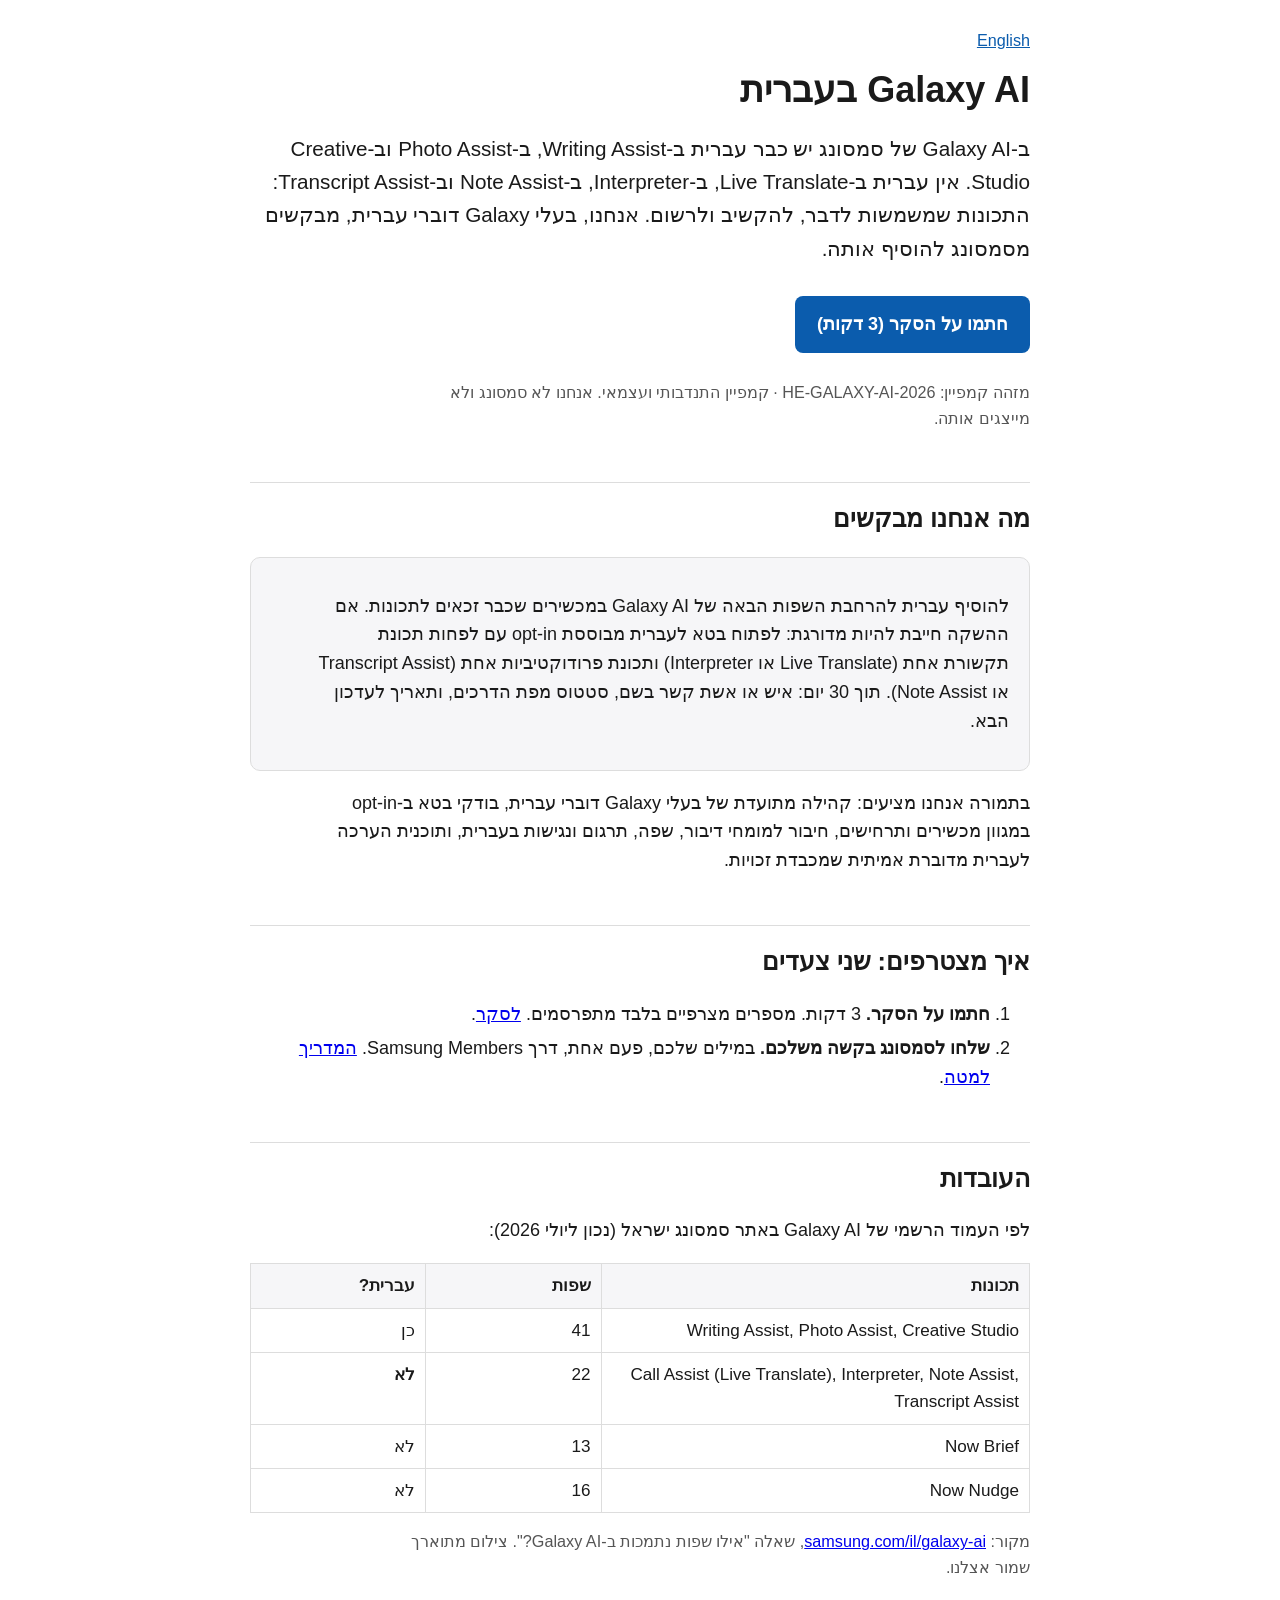
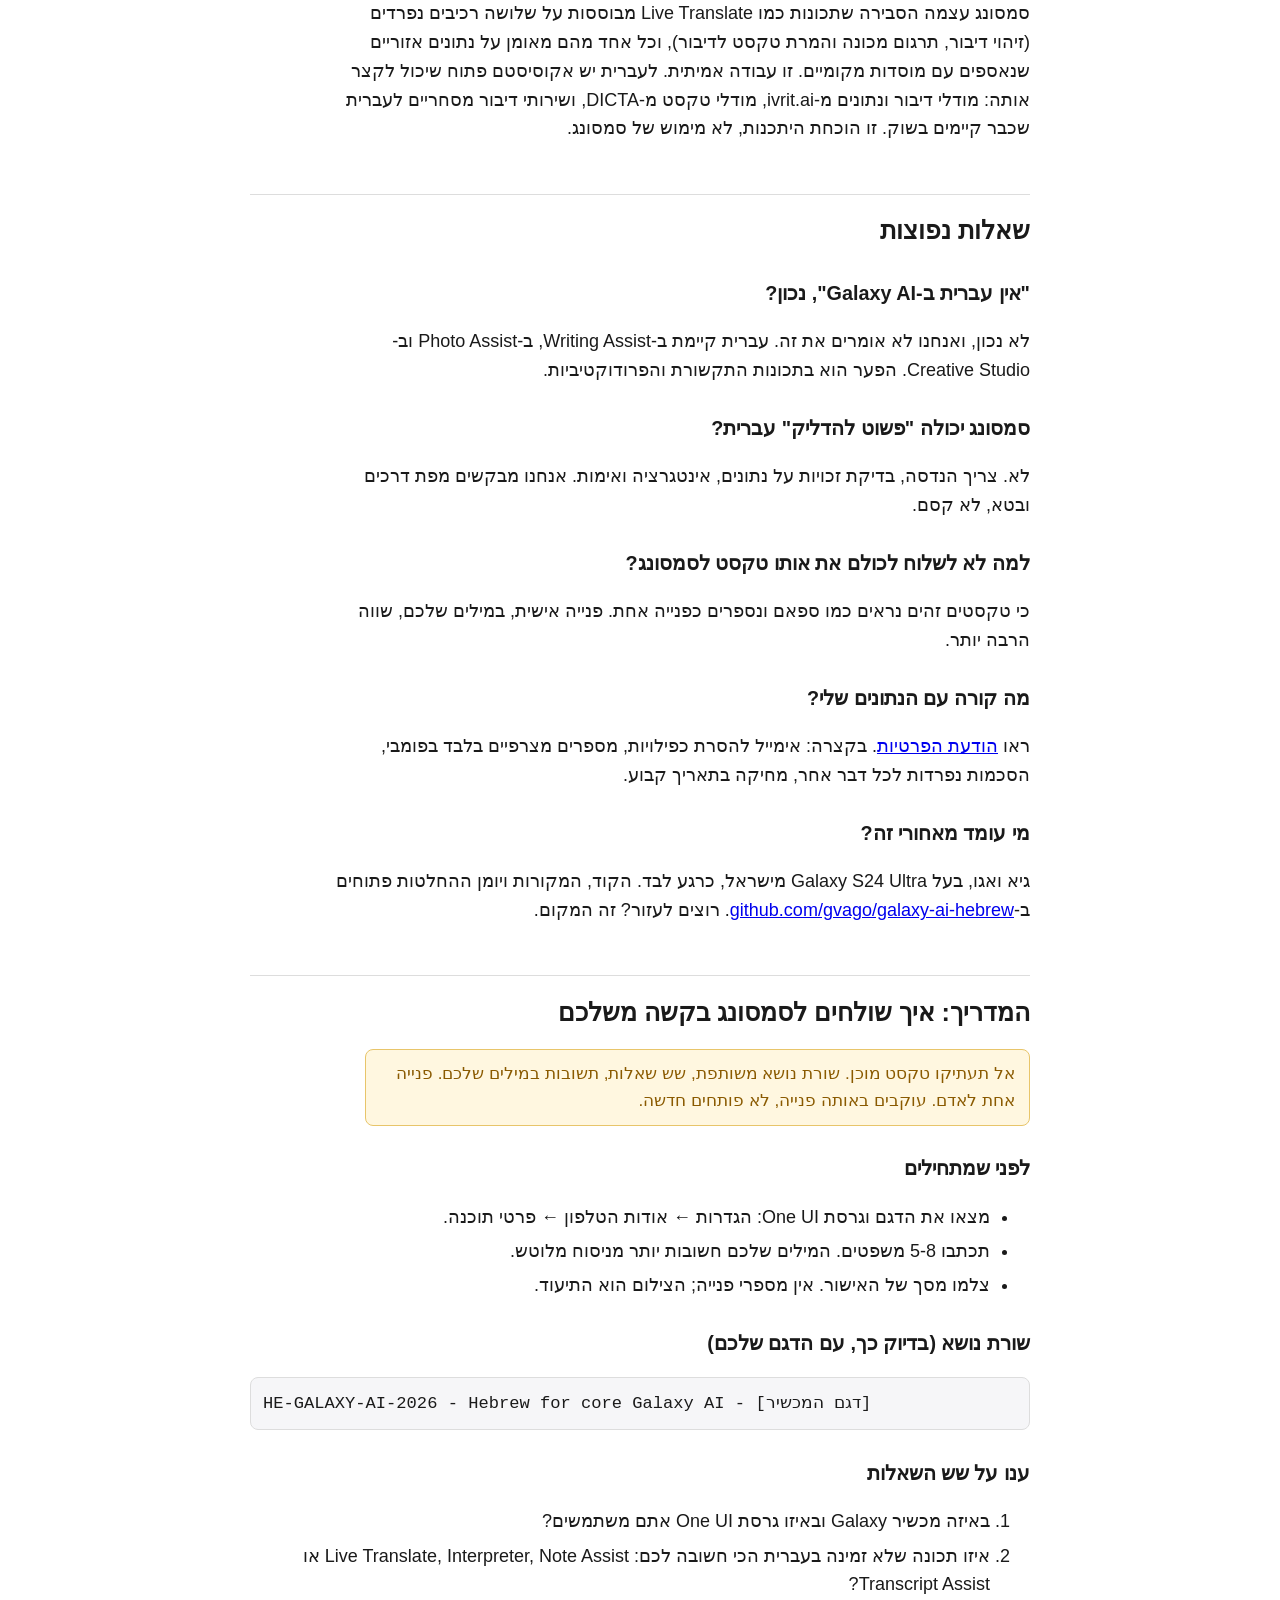
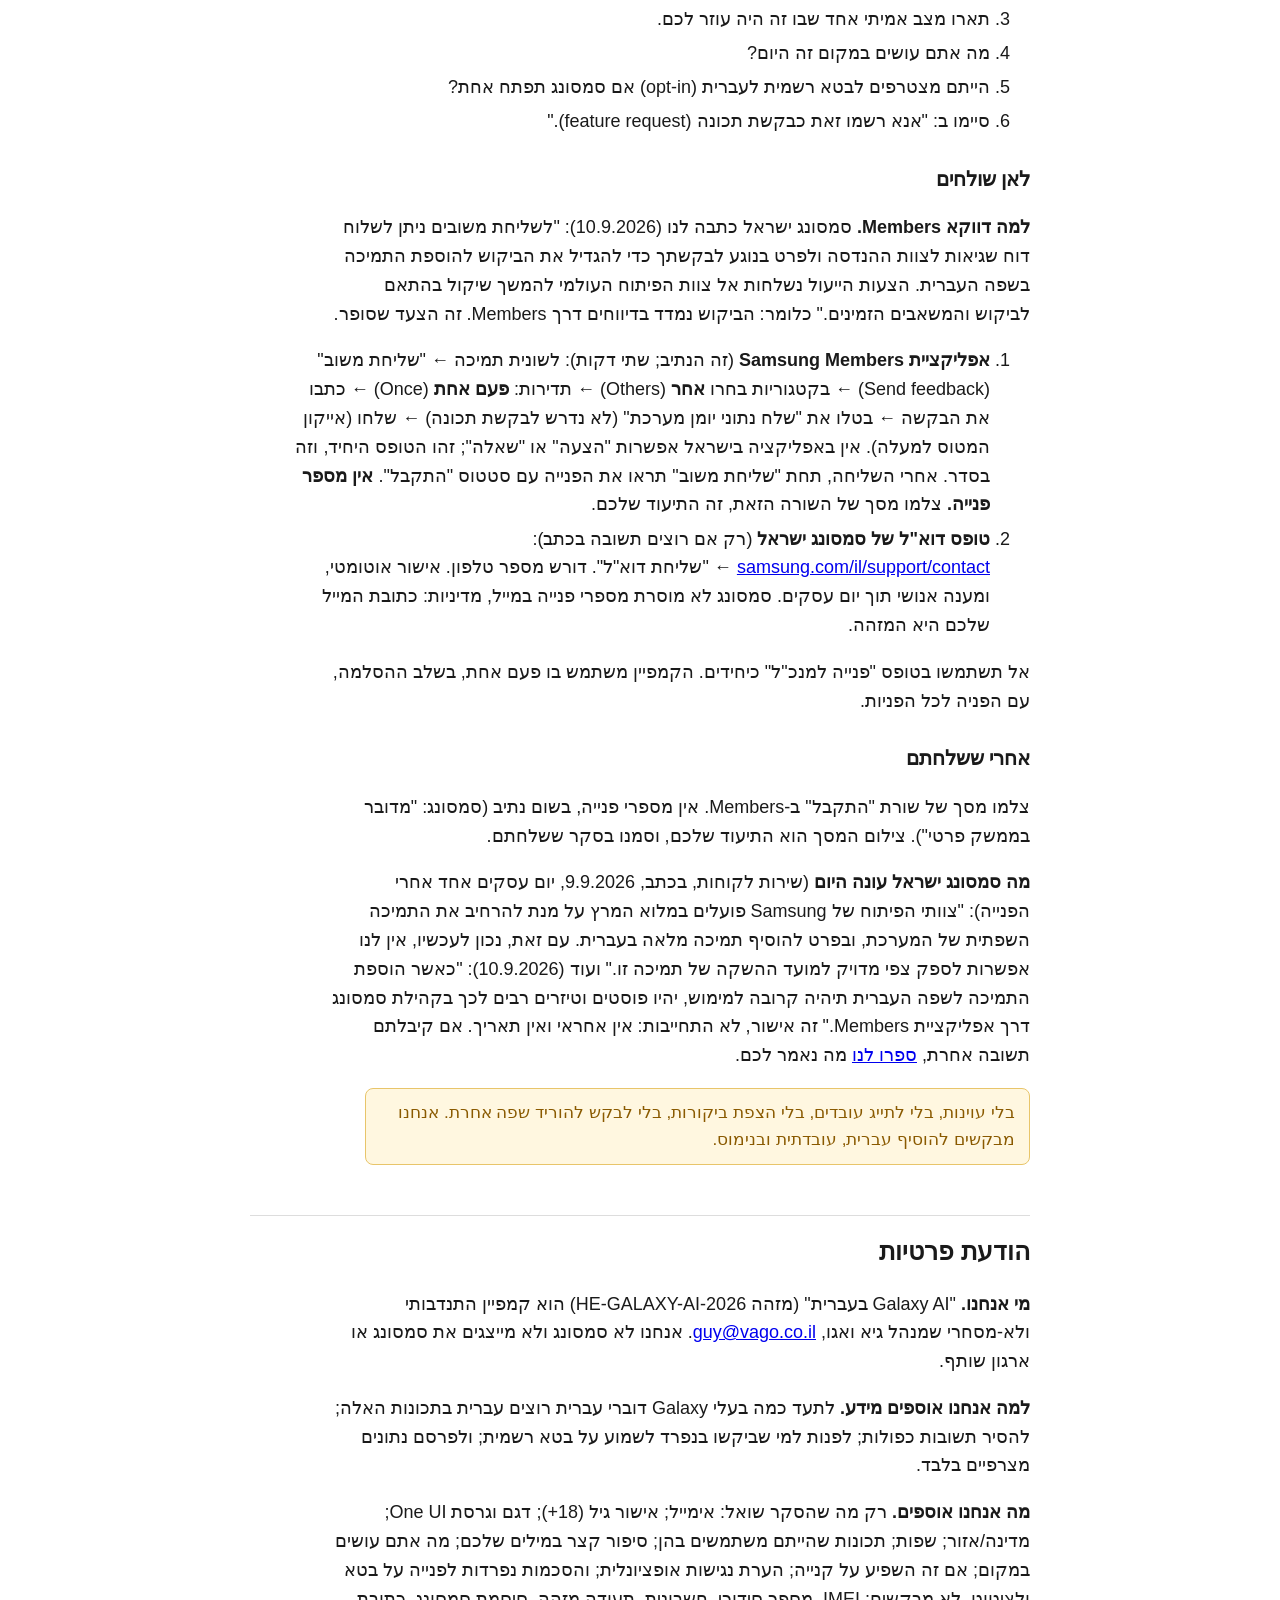
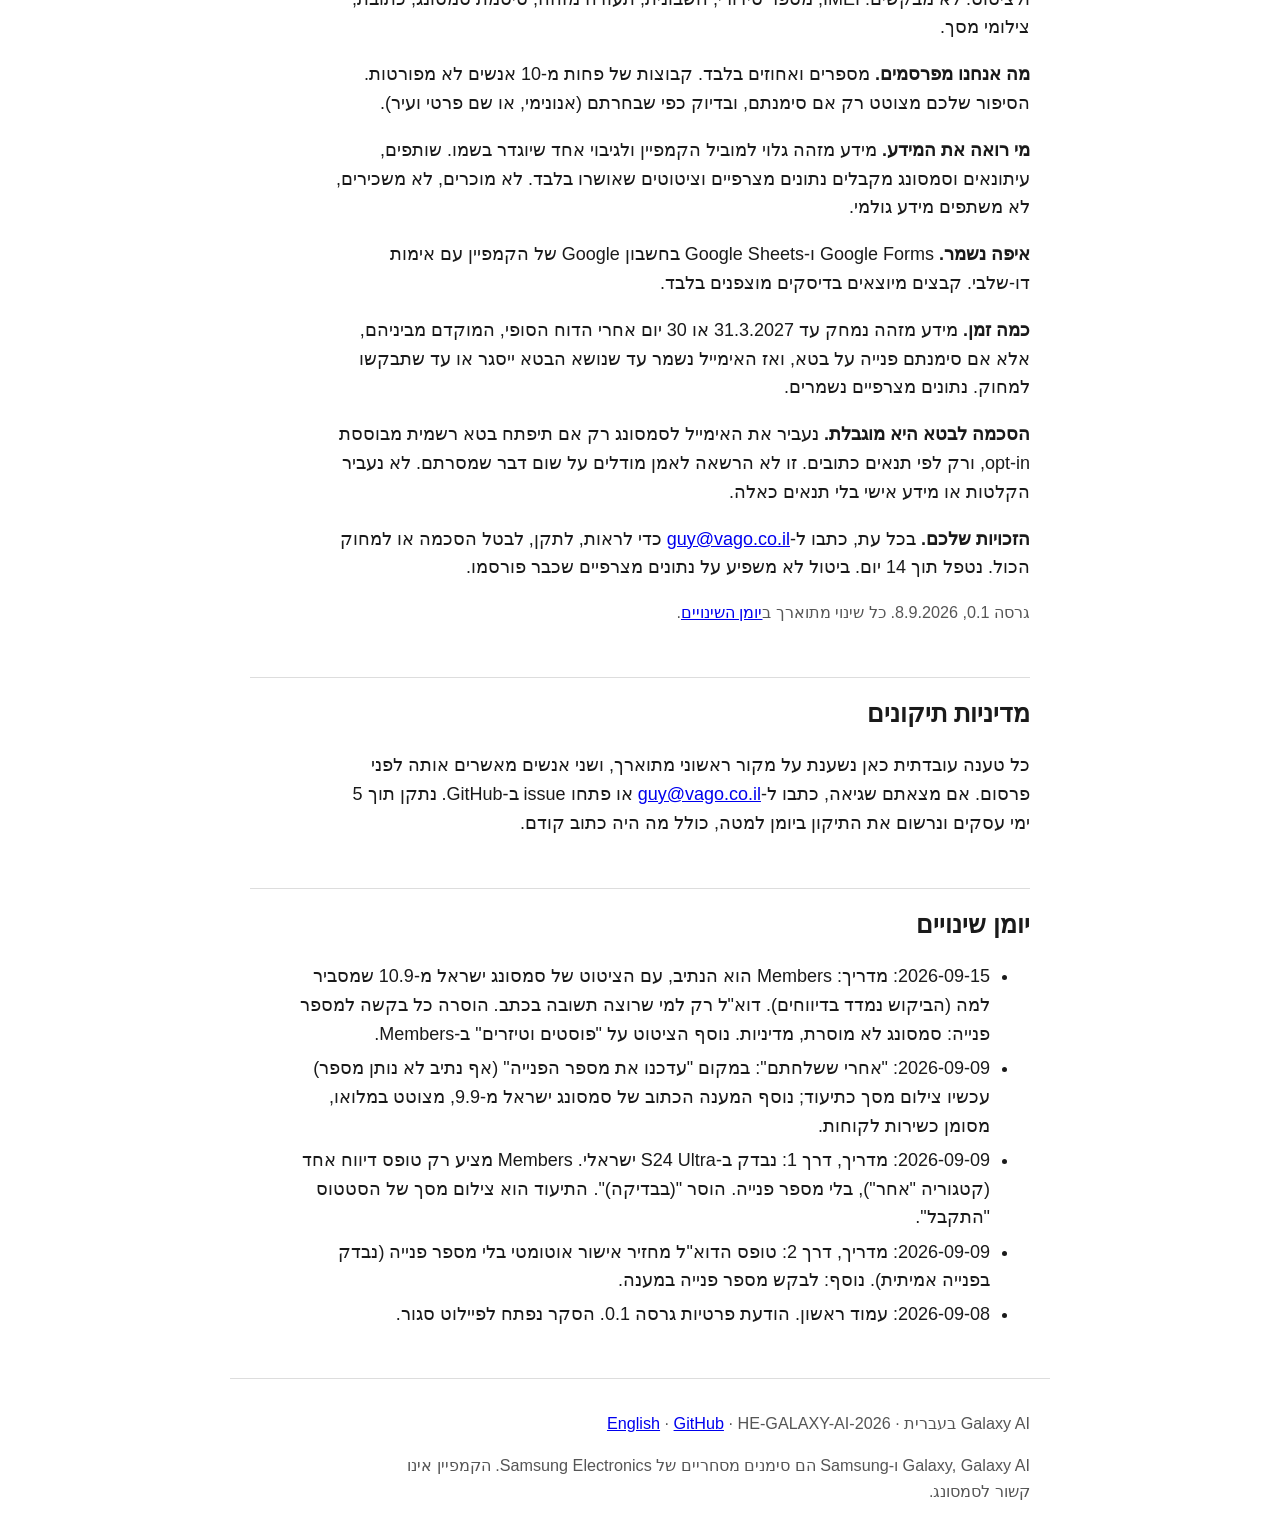
<file: docs/index.html>
<!doctype html>
<html lang="he" dir="rtl">
<head>
<meta charset="utf-8">
<meta name="viewport" content="width=device-width,initial-scale=1">
<title>Galaxy AI בעברית: קמפיין להוספת עברית ל-Live Translate, Interpreter, Note Assist ו-Transcript Assist</title>
<meta name="description" content="עברית כבר קיימת בחלק מ-Galaxy AI, אבל לא בתכונות התקשורת והפרודוקטיביות. בעלי Galaxy דוברי עברית מבקשים מסמסונג מפת דרכים ובטא. הצטרפו.">
<link rel="alternate" hreflang="en" href="en.html">
<meta property="og:image" content="https://gvago.github.io/galaxy-ai-hebrew/social/card-light.png">
<meta property="og:image:width" content="1080">
<meta property="og:image:height" content="1350">
<meta name="twitter:card" content="summary_large_image">
<link rel="stylesheet" href="style.css">
</head>
<body>
<header>
  <div class="lang"><a href="en.html">English</a></div>
  <h1>Galaxy AI בעברית</h1>
  <p class="lead">ב-Galaxy AI של סמסונג יש כבר עברית ב-Writing Assist, ב-Photo Assist וב-Creative Studio. אין עברית ב-Live Translate, ב-Interpreter, ב-Note Assist וב-Transcript Assist: התכונות שמשמשות לדבר, להקשיב ולרשום. אנחנו, בעלי Galaxy דוברי עברית, מבקשים מסמסונג להוסיף אותה.</p>
  <a class="cta" href="https://docs.google.com/forms/d/e/1FAIpQLSexBl4Zqlekk7OboavHR5NT0N_XYD0Qi7pBk_a1gjPKCfKp6g/viewform">חתמו על הסקר (3 דקות)</a>
  <p class="small">מזהה קמפיין: <span class="ltr">HE-GALAXY-AI-2026</span> · קמפיין התנדבותי ועצמאי. אנחנו לא סמסונג ולא מייצגים אותה.</p>
</header>

<main>
<h2 id="ask">מה אנחנו מבקשים</h2>
<div class="card">
<p>להוסיף עברית להרחבת השפות הבאה של Galaxy AI במכשירים שכבר זכאים לתכונות. אם ההשקה חייבת להיות מדורגת: לפתוח בטא לעברית מבוססת opt-in עם לפחות תכונת תקשורת אחת (Live Translate או Interpreter) ותכונת פרודוקטיביות אחת (Transcript Assist או Note Assist). תוך 30 יום: איש או אשת קשר בשם, סטטוס מפת הדרכים, ותאריך לעדכון הבא.</p>
</div>
<p>בתמורה אנחנו מציעים: קהילה מתועדת של בעלי Galaxy דוברי עברית, בודקי בטא ב-opt-in במגוון מכשירים ותרחישים, חיבור למומחי דיבור, שפה, תרגום ונגישות בעברית, ותוכנית הערכה לעברית מדוברת אמיתית שמכבדת זכויות.</p>

<h2 id="how">איך מצטרפים: שני צעדים</h2>
<ol>
  <li><strong>חתמו על הסקר.</strong> 3 דקות. מספרים מצרפיים בלבד מתפרסמים. <a href="https://docs.google.com/forms/d/e/1FAIpQLSexBl4Zqlekk7OboavHR5NT0N_XYD0Qi7pBk_a1gjPKCfKp6g/viewform">לסקר</a>.</li>
  <li><strong>שלחו לסמסונג בקשה משלכם.</strong> במילים שלכם, פעם אחת, דרך Samsung Members. <a href="#guide">המדריך למטה</a>.</li>
</ol>

<h2 id="facts">העובדות</h2>
<p>לפי העמוד הרשמי של Galaxy AI באתר סמסונג ישראל (נכון ליולי 2026):</p>
<table>
<tr><th>תכונות</th><th>שפות</th><th>עברית?</th></tr>
<tr><td>Writing Assist, Photo Assist, Creative Studio</td><td>41</td><td>כן</td></tr>
<tr><td>Call Assist (Live Translate), Interpreter, Note Assist, Transcript Assist</td><td>22</td><td><strong>לא</strong></td></tr>
<tr><td>Now Brief</td><td>13</td><td>לא</td></tr>
<tr><td>Now Nudge</td><td>16</td><td>לא</td></tr>
</table>
<p class="small">מקור: <a class="ltr" href="https://www.samsung.com/il/galaxy-ai/">samsung.com/il/galaxy-ai</a>, שאלה "אילו שפות נתמכות ב-Galaxy AI?". צילום מתוארך שמור אצלנו.</p>
<p>סמסונג עצמה הסבירה שתכונות כמו Live Translate מבוססות על שלושה רכיבים נפרדים (זיהוי דיבור, תרגום מכונה והמרת טקסט לדיבור), וכל אחד מהם מאומן על נתונים אזוריים שנאספים עם מוסדות מקומיים. זו עבודה אמיתית. לעברית יש אקוסיסטם פתוח שיכול לקצר אותה: מודלי דיבור ונתונים מ-ivrit.ai, מודלי טקסט מ-DICTA, ושירותי דיבור מסחריים לעברית שכבר קיימים בשוק. זו הוכחת היתכנות, לא מימוש של סמסונג.</p>

<h2 id="faq">שאלות נפוצות</h2>
<h3>"אין עברית ב-Galaxy AI", נכון?</h3>
<p>לא נכון, ואנחנו לא אומרים את זה. עברית קיימת ב-Writing Assist, ב-Photo Assist וב-Creative Studio. הפער הוא בתכונות התקשורת והפרודוקטיביות.</p>
<h3>סמסונג יכולה "פשוט להדליק" עברית?</h3>
<p>לא. צריך הנדסה, בדיקת זכויות על נתונים, אינטגרציה ואימות. אנחנו מבקשים מפת דרכים ובטא, לא קסם.</p>
<h3>למה לא לשלוח לכולם את אותו טקסט לסמסונג?</h3>
<p>כי טקסטים זהים נראים כמו ספאם ונספרים כפנייה אחת. פנייה אישית, במילים שלכם, שווה הרבה יותר.</p>
<h3>מה קורה עם הנתונים שלי?</h3>
<p>ראו <a href="#privacy">הודעת הפרטיות</a>. בקצרה: אימייל להסרת כפילויות, מספרים מצרפיים בלבד בפומבי, הסכמות נפרדות לכל דבר אחר, מחיקה בתאריך קבוע.</p>
<h3>מי עומד מאחורי זה?</h3>
<p>גיא ואגו, בעל Galaxy S24 Ultra מישראל, כרגע לבד. הקוד, המקורות ויומן ההחלטות פתוחים ב-<a class="ltr" href="https://github.com/gvago/galaxy-ai-hebrew">github.com/gvago/galaxy-ai-hebrew</a>. רוצים לעזור? זה המקום.</p>

<h2 id="guide">המדריך: איך שולחים לסמסונג בקשה משלכם</h2>
<p class="note">אל תעתיקו טקסט מוכן. שורת נושא משותפת, שש שאלות, תשובות במילים שלכם. פנייה אחת לאדם. עוקבים באותה פנייה, לא פותחים חדשה.</p>
<h3>לפני שמתחילים</h3>
<ul>
  <li>מצאו את הדגם וגרסת One UI: הגדרות ← אודות הטלפון ← פרטי תוכנה.</li>
  <li>תכתבו 5-8 משפטים. המילים שלכם חשובות יותר מניסוח מלוטש.</li>
  <li>צלמו מסך של האישור. אין מספרי פנייה; הצילום הוא התיעוד.</li>
</ul>
<h3>שורת נושא (בדיוק כך, עם הדגם שלכם)</h3>
<pre>HE-GALAXY-AI-2026 - Hebrew for core Galaxy AI - [דגם המכשיר]</pre>
<h3>ענו על שש השאלות</h3>
<ol>
  <li>באיזה מכשיר Galaxy ובאיזו גרסת One UI אתם משתמשים?</li>
  <li>איזו תכונה שלא זמינה בעברית הכי חשובה לכם: Live Translate, Interpreter, Note Assist או Transcript Assist?</li>
  <li>תארו מצב אמיתי אחד שבו זה היה עוזר לכם.</li>
  <li>מה אתם עושים במקום זה היום?</li>
  <li>הייתם מצטרפים לבטא רשמית לעברית (opt-in) אם סמסונג תפתח אחת?</li>
  <li>סיימו ב: "אנא רשמו זאת כבקשת תכונה (feature request)."</li>
</ol>
<h3>לאן שולחים</h3>
<p><strong>למה דווקא Members.</strong> סמסונג ישראל כתבה לנו (10.9.2026): "לשליחת משובים ניתן לשלוח דוח שגיאות לצוות ההנדסה ולפרט בנוגע לבקשתך כדי להגדיל את הביקוש להוספת התמיכה בשפה העברית. הצעות הייעול נשלחות אל צוות הפיתוח העולמי להמשך שיקול בהתאם לביקוש והמשאבים הזמינים." כלומר: הביקוש נמדד בדיווחים דרך Members. זה הצעד שסופר.</p>
<ol>
  <li><strong>אפליקציית Samsung Members</strong> (זה הנתיב; שתי דקות): לשונית תמיכה ← "שליחת משוב" (Send feedback) ← בקטגוריות בחרו <strong>אחר</strong> (Others) ← תדירות: <strong>פעם אחת</strong> (Once) ← כתבו את הבקשה ← בטלו את "שלח נתוני יומן מערכת" (לא נדרש לבקשת תכונה) ← שלחו (אייקון המטוס למעלה). אין באפליקציה בישראל אפשרות "הצעה" או "שאלה"; זהו הטופס היחיד, וזה בסדר. אחרי השליחה, תחת "שליחת משוב" תראו את הפנייה עם סטטוס "התקבל". <strong>אין מספר פנייה.</strong> צלמו מסך של השורה הזאת, זה התיעוד שלכם.</li>
  <li><strong>טופס דוא"ל של סמסונג ישראל</strong> (רק אם רוצים תשובה בכתב): <a class="ltr" href="https://www.samsung.com/il/support/contact/">samsung.com/il/support/contact</a> ← "שליחת דוא"ל". דורש מספר טלפון. אישור אוטומטי, ומענה אנושי תוך יום עסקים. סמסונג לא מוסרת מספרי פנייה במייל, מדיניות: כתובת המייל שלכם היא המזהה.</li>
</ol>
<p>אל תשתמשו בטופס "פנייה למנכ"ל" כיחידים. הקמפיין משתמש בו פעם אחת, בשלב ההסלמה, עם הפניה לכל הפניות.</p>
<h3>אחרי ששלחתם</h3>
<p>צלמו מסך של שורת "התקבל" ב-Members. אין מספרי פנייה, בשום נתיב (סמסונג: "מדובר בממשק פרטי"). צילום המסך הוא התיעוד שלכם, וסמנו בסקר ששלחתם.</p>
<p><strong>מה סמסונג ישראל עונה היום</strong> (שירות לקוחות, בכתב, 9.9.2026, יום עסקים אחד אחרי הפנייה): "צוותי הפיתוח של Samsung פועלים במלוא המרץ על מנת להרחיב את התמיכה השפתית של המערכת, ובפרט להוסיף תמיכה מלאה בעברית. עם זאת, נכון לעכשיו, אין לנו אפשרות לספק צפי מדויק למועד ההשקה של תמיכה זו." ועוד (10.9.2026): "כאשר הוספת התמיכה לשפה העברית תיהיה קרובה למימוש, יהיו פוסטים וטיזרים רבים לכך בקהילת סמסונג דרך אפליקציית Members." זה אישור, לא התחייבות: אין אחראי ואין תאריך. אם קיבלתם תשובה אחרת, <a class="ltr" href="mailto:guy@vago.co.il">ספרו לנו</a> מה נאמר לכם.</p>
<p class="note">בלי עוינות, בלי לתייג עובדים, בלי הצפת ביקורות, בלי לבקש להוריד שפה אחרת. אנחנו מבקשים להוסיף עברית, עובדתית ובנימוס.</p>

<h2 id="privacy">הודעת פרטיות</h2>
<p><strong>מי אנחנו.</strong> "Galaxy AI בעברית" (מזהה <span class="ltr">HE-GALAXY-AI-2026</span>) הוא קמפיין התנדבותי ולא-מסחרי שמנהל גיא ואגו, <a class="ltr" href="mailto:guy@vago.co.il">guy@vago.co.il</a>. אנחנו לא סמסונג ולא מייצגים את סמסונג או ארגון שותף.</p>
<p><strong>למה אנחנו אוספים מידע.</strong> לתעד כמה בעלי Galaxy דוברי עברית רוצים עברית בתכונות האלה; להסיר תשובות כפולות; לפנות למי שביקשו בנפרד לשמוע על בטא רשמית; ולפרסם נתונים מצרפיים בלבד.</p>
<p><strong>מה אנחנו אוספים.</strong> רק מה שהסקר שואל: אימייל; אישור גיל (18+); דגם וגרסת One UI; מדינה/אזור; שפות; תכונות שהייתם משתמשים בהן; סיפור קצר במילים שלכם; מה אתם עושים במקום; אם זה השפיע על קנייה; הערת נגישות אופציונלית; והסכמות נפרדות לפנייה על בטא ולציטוט. לא מבקשים: IMEI, מספר סידורי, חשבונית, תעודה מזהה, סיסמת סמסונג, כתובת, צילומי מסך.</p>
<p><strong>מה אנחנו מפרסמים.</strong> מספרים ואחוזים בלבד. קבוצות של פחות מ-10 אנשים לא מפורטות. הסיפור שלכם מצוטט רק אם סימנתם, ובדיוק כפי שבחרתם (אנונימי, או שם פרטי ועיר).</p>
<p><strong>מי רואה את המידע.</strong> מידע מזהה גלוי למוביל הקמפיין ולגיבוי אחד שיוגדר בשמו. שותפים, עיתונאים וסמסונג מקבלים נתונים מצרפיים וציטוטים שאושרו בלבד. לא מוכרים, לא משכירים, לא משתפים מידע גולמי.</p>
<p><strong>איפה נשמר.</strong> Google Forms ו-Google Sheets בחשבון Google של הקמפיין עם אימות דו-שלבי. קבצים מיוצאים בדיסקים מוצפנים בלבד.</p>
<p><strong>כמה זמן.</strong> מידע מזהה נמחק עד 31.3.2027 או 30 יום אחרי הדוח הסופי, המוקדם מביניהם, אלא אם סימנתם פנייה על בטא, ואז האימייל נשמר עד שנושא הבטא ייסגר או עד שתבקשו למחוק. נתונים מצרפיים נשמרים.</p>
<p><strong>הסכמה לבטא היא מוגבלת.</strong> נעביר את האימייל לסמסונג רק אם תיפתח בטא רשמית מבוססת opt-in, ורק לפי תנאים כתובים. זו לא הרשאה לאמן מודלים על שום דבר שמסרתם. לא נעביר הקלטות או מידע אישי בלי תנאים כאלה.</p>
<p><strong>הזכויות שלכם.</strong> בכל עת, כתבו ל-<a class="ltr" href="mailto:guy@vago.co.il">guy@vago.co.il</a> כדי לראות, לתקן, לבטל הסכמה או למחוק הכול. נטפל תוך 14 יום. ביטול לא משפיע על נתונים מצרפיים שכבר פורסמו.</p>
<p class="small">גרסה 0.1, 8.9.2026. כל שינוי מתוארך ב<a href="#changelog">יומן השינויים</a>.</p>

<h2 id="corrections">מדיניות תיקונים</h2>
<p>כל טענה עובדתית כאן נשענת על מקור ראשוני מתוארך, ושני אנשים מאשרים אותה לפני פרסום. אם מצאתם שגיאה, כתבו ל-<a class="ltr" href="mailto:guy@vago.co.il">guy@vago.co.il</a> או פתחו issue ב-GitHub. נתקן תוך 5 ימי עסקים ונרשום את התיקון ביומן למטה, כולל מה היה כתוב קודם.</p>

<h2 id="changelog">יומן שינויים</h2>
<ul>
  <li><span class="ltr">2026-09-15</span>: מדריך: Members הוא הנתיב, עם הציטוט של סמסונג ישראל מ-10.9 שמסביר למה (הביקוש נמדד בדיווחים). דוא"ל רק למי שרוצה תשובה בכתב. הוסרה כל בקשה למספר פנייה: סמסונג לא מוסרת, מדיניות. נוסף הציטוט על "פוסטים וטיזרים" ב-Members.</li>
  <li><span class="ltr">2026-09-09</span>: "אחרי ששלחתם": במקום "עדכנו את מספר הפנייה" (אף נתיב לא נותן מספר) עכשיו צילום מסך כתיעוד; נוסף המענה הכתוב של סמסונג ישראל מ-9.9, מצוטט במלואו, מסומן כשירות לקוחות.</li>
  <li><span class="ltr">2026-09-09</span>: מדריך, דרך 1: נבדק ב-S24 Ultra ישראלי. Members מציע רק טופס דיווח אחד (קטגוריה "אחר"), בלי מספר פנייה. הוסר "(בבדיקה)". התיעוד הוא צילום מסך של הסטטוס "התקבל".</li>
  <li><span class="ltr">2026-09-09</span>: מדריך, דרך 2: טופס הדוא"ל מחזיר אישור אוטומטי בלי מספר פנייה (נבדק בפנייה אמיתית). נוסף: לבקש מספר פנייה במענה.</li>
  <li><span class="ltr">2026-09-08</span>: עמוד ראשון. הודעת פרטיות גרסה 0.1. הסקר נפתח לפיילוט סגור.</li>
</ul>
</main>

<footer>
  <p>Galaxy AI בעברית · <span class="ltr">HE-GALAXY-AI-2026</span> · <a class="ltr" href="https://github.com/gvago/galaxy-ai-hebrew">GitHub</a> · <a href="en.html">English</a></p>
  <p>Galaxy, Galaxy AI ו-Samsung הם סימנים מסחריים של Samsung Electronics. הקמפיין אינו קשור לסמסונג.</p>
</footer>
</body>
</html>
</file>
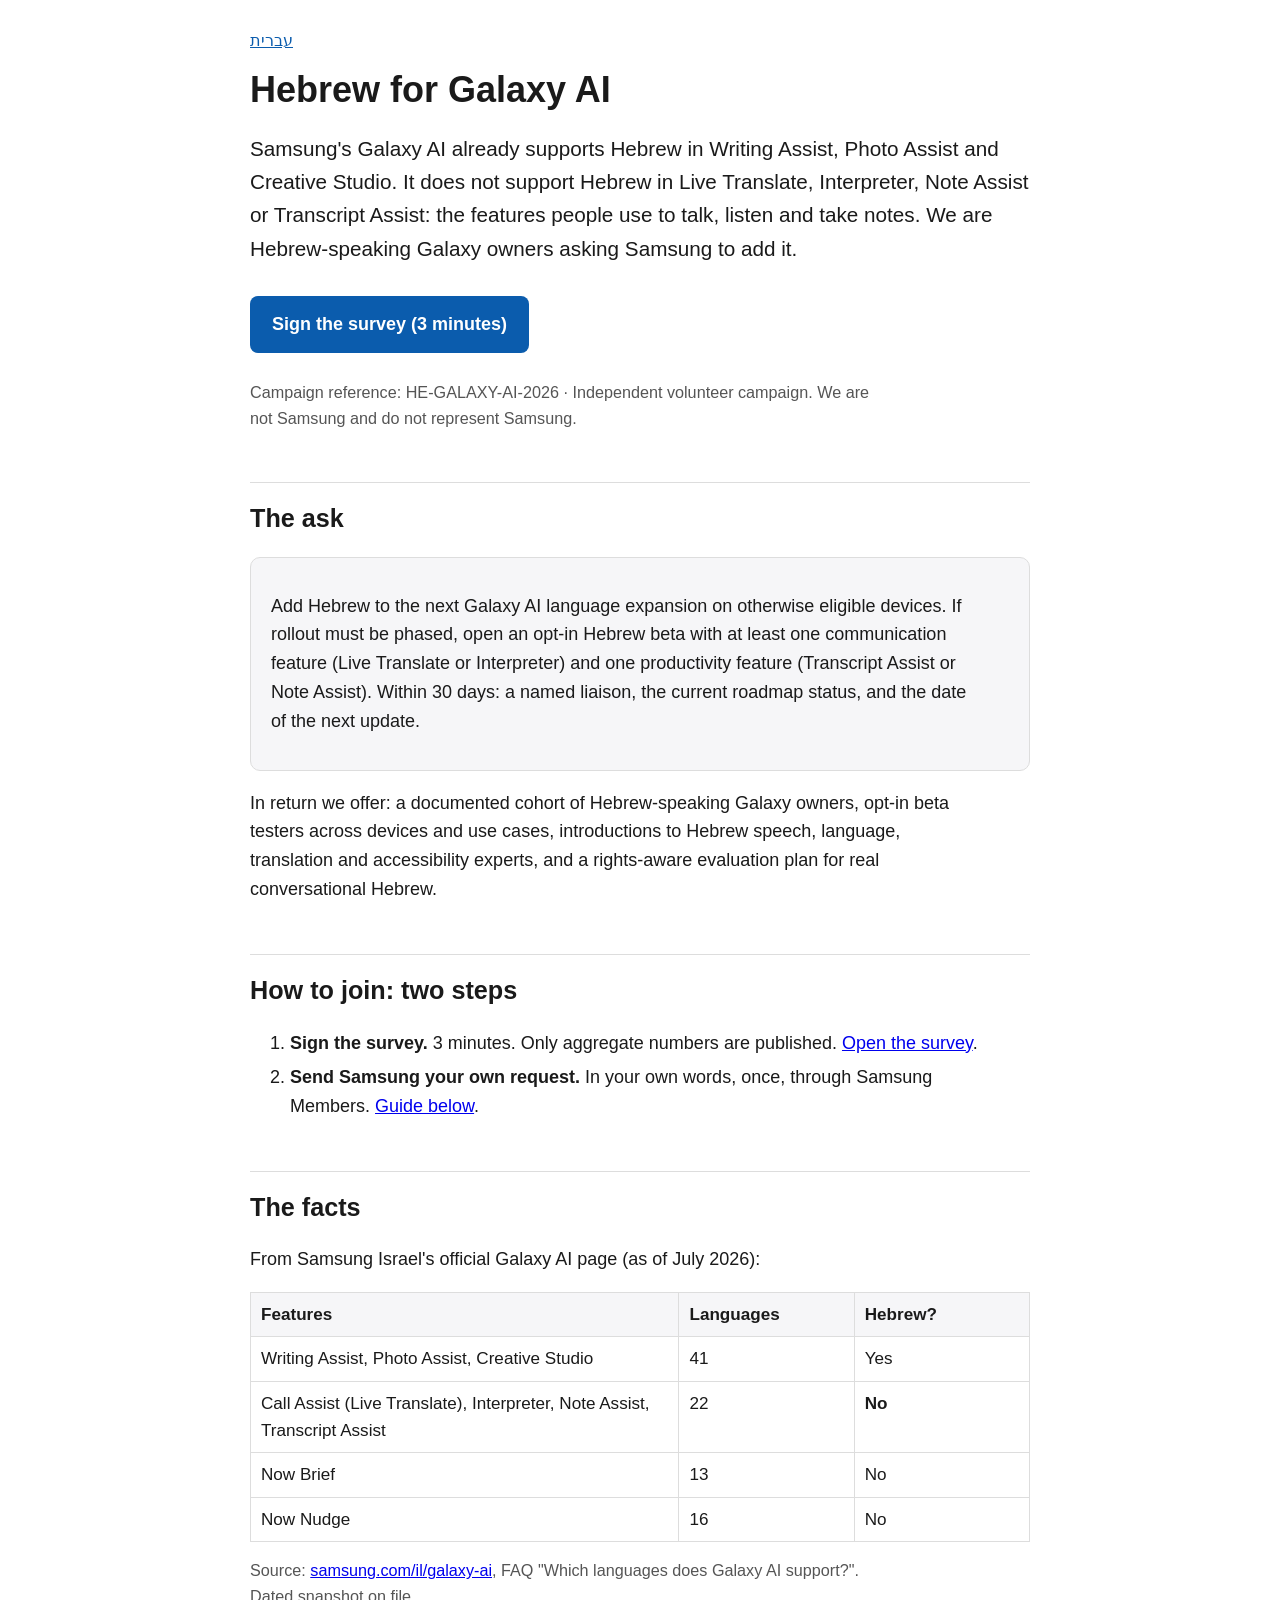
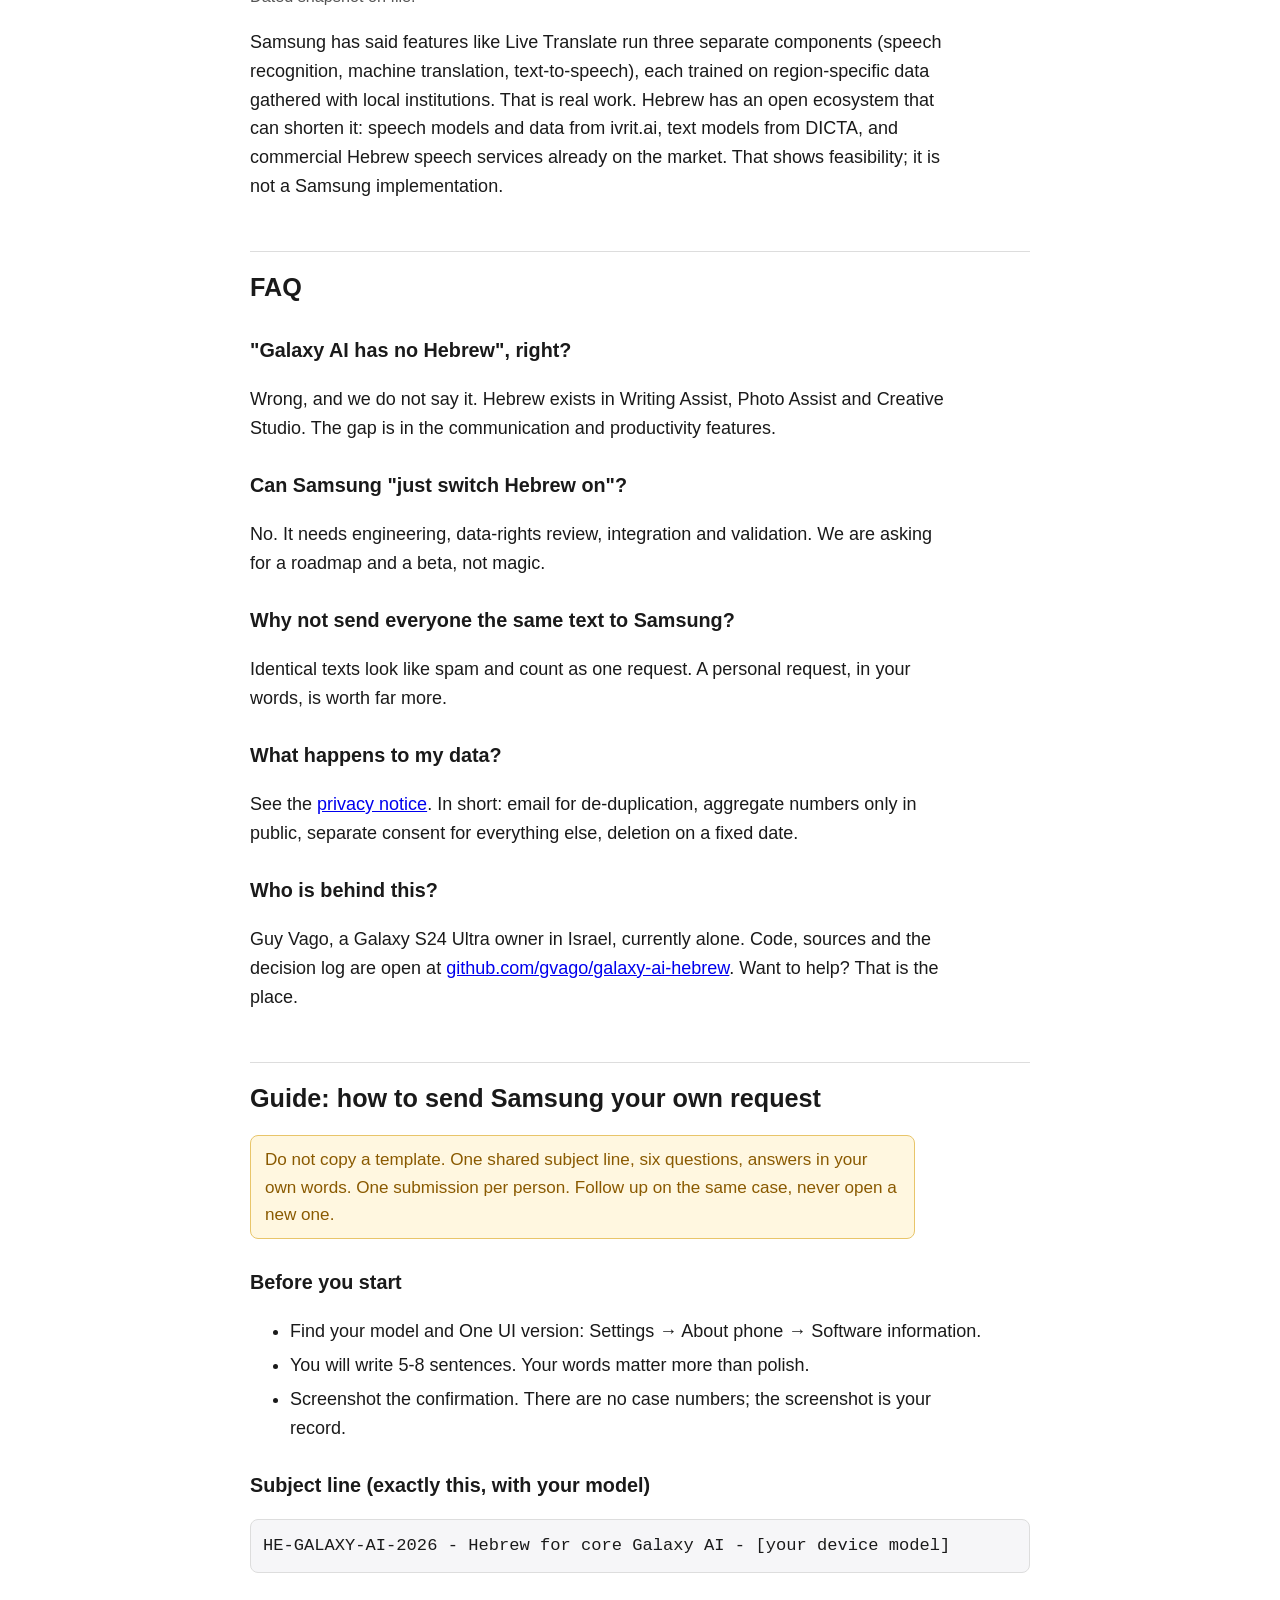
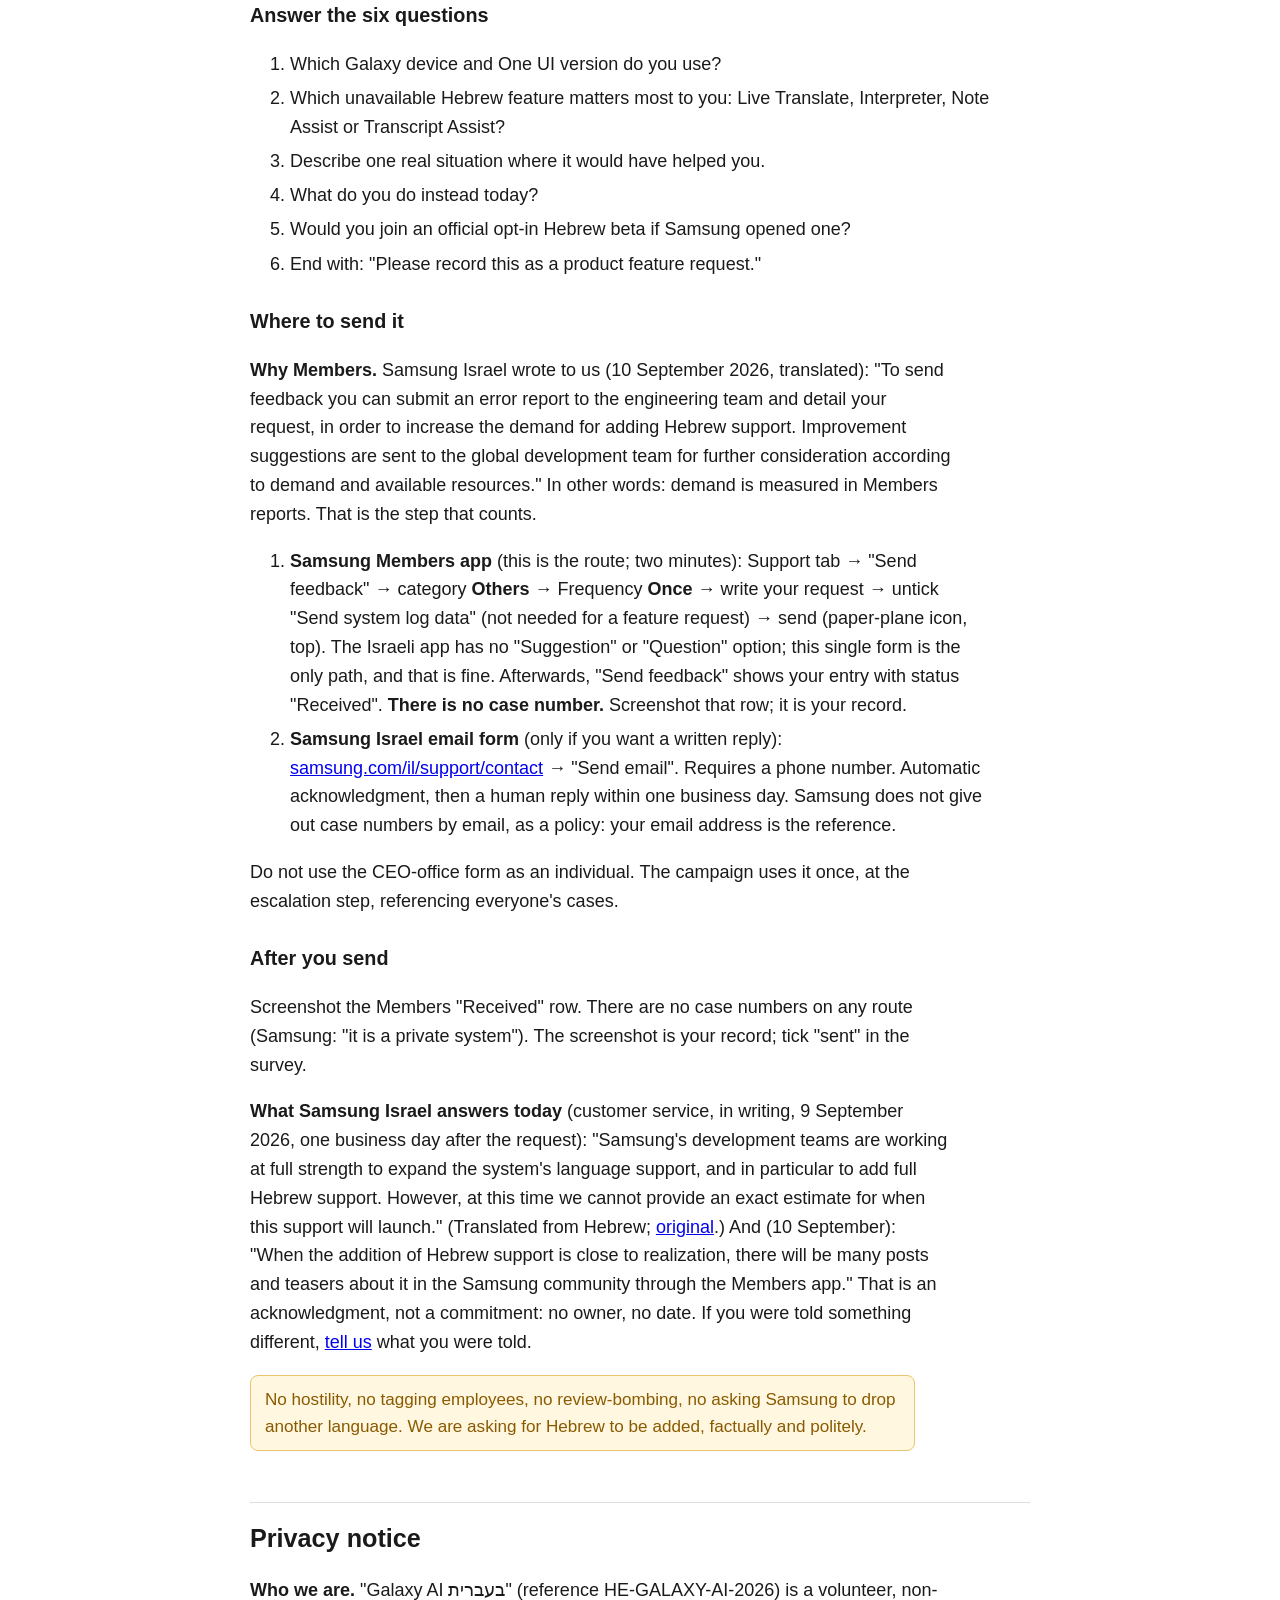
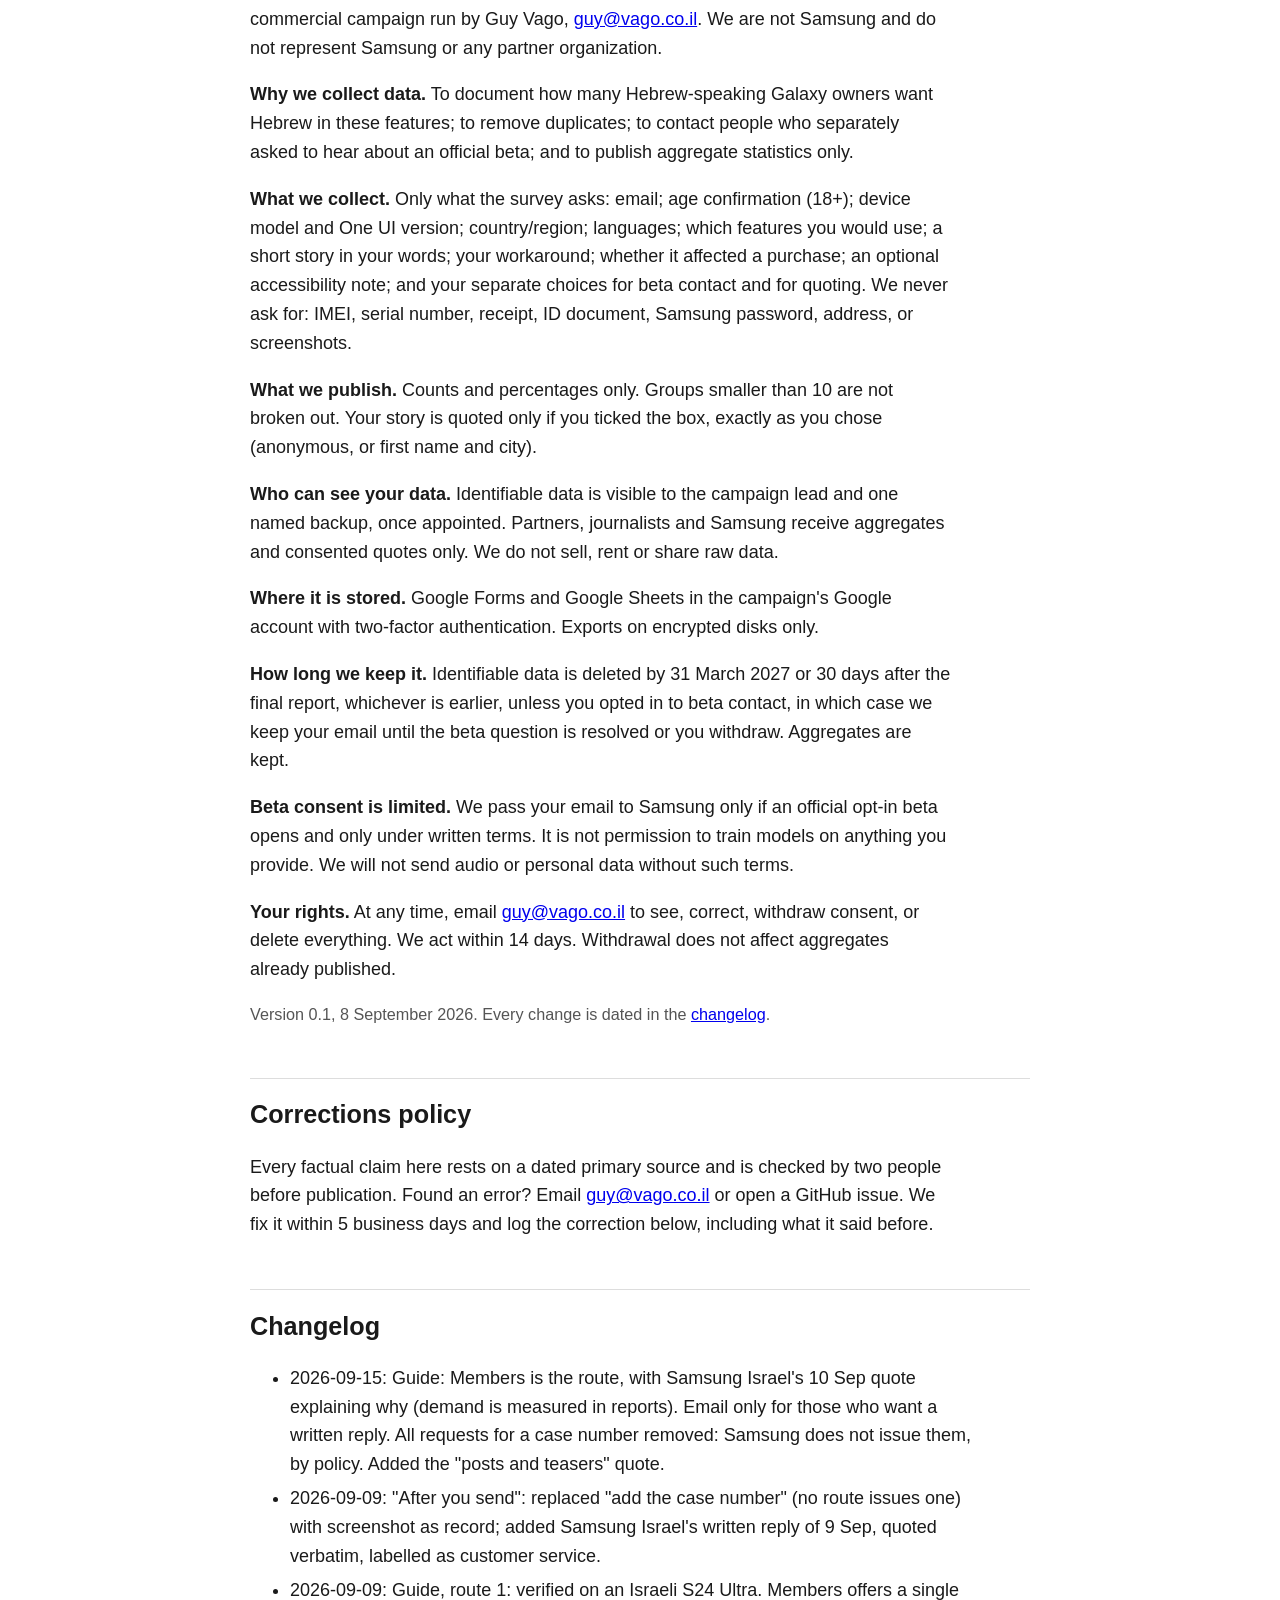
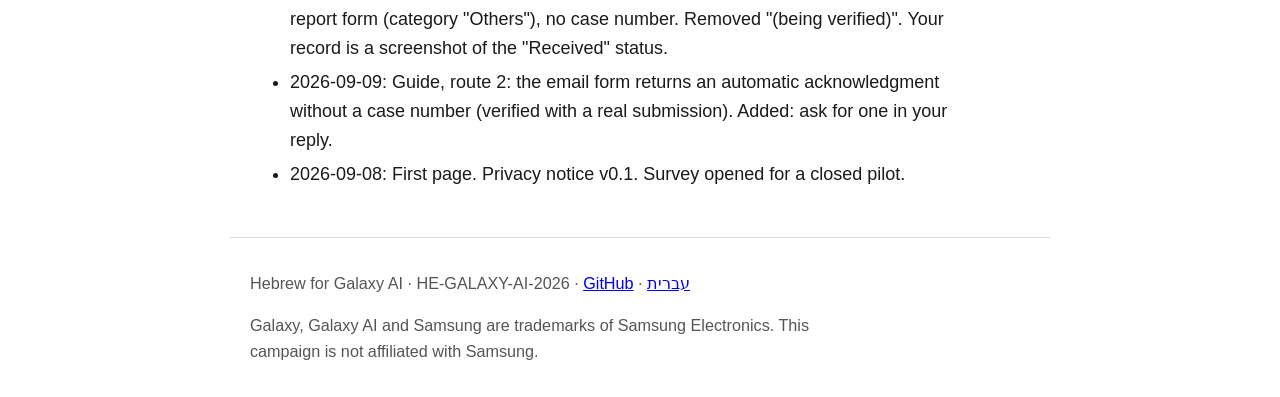
<file: docs/en.html>
<!doctype html>
<html lang="en" dir="ltr">
<head>
<meta charset="utf-8">
<meta name="viewport" content="width=device-width,initial-scale=1">
<title>Hebrew for Galaxy AI: campaign to add Hebrew to Live Translate, Interpreter, Note Assist and Transcript Assist</title>
<meta name="description" content="Hebrew already exists in part of Galaxy AI but is missing from the communication and productivity features. Hebrew-speaking Galaxy owners are asking Samsung for a roadmap and an opt-in beta.">
<link rel="alternate" hreflang="he" href="index.html">
<meta property="og:image" content="https://gvago.github.io/galaxy-ai-hebrew/social/card-light.png">
<meta property="og:image:width" content="1080">
<meta property="og:image:height" content="1350">
<meta name="twitter:card" content="summary_large_image">
<link rel="stylesheet" href="style.css">
</head>
<body>
<header>
  <div class="lang"><a href="index.html">עברית</a></div>
  <h1>Hebrew for Galaxy AI</h1>
  <p class="lead">Samsung's Galaxy AI already supports Hebrew in Writing Assist, Photo Assist and Creative Studio. It does not support Hebrew in Live Translate, Interpreter, Note Assist or Transcript Assist: the features people use to talk, listen and take notes. We are Hebrew-speaking Galaxy owners asking Samsung to add it.</p>
  <a class="cta" href="https://docs.google.com/forms/d/e/1FAIpQLSexBl4Zqlekk7OboavHR5NT0N_XYD0Qi7pBk_a1gjPKCfKp6g/viewform">Sign the survey (3 minutes)</a>
  <p class="small">Campaign reference: HE-GALAXY-AI-2026 · Independent volunteer campaign. We are not Samsung and do not represent Samsung.</p>
</header>

<main>
<h2 id="ask">The ask</h2>
<div class="card">
<p>Add Hebrew to the next Galaxy AI language expansion on otherwise eligible devices. If rollout must be phased, open an opt-in Hebrew beta with at least one communication feature (Live Translate or Interpreter) and one productivity feature (Transcript Assist or Note Assist). Within 30 days: a named liaison, the current roadmap status, and the date of the next update.</p>
</div>
<p>In return we offer: a documented cohort of Hebrew-speaking Galaxy owners, opt-in beta testers across devices and use cases, introductions to Hebrew speech, language, translation and accessibility experts, and a rights-aware evaluation plan for real conversational Hebrew.</p>

<h2 id="how">How to join: two steps</h2>
<ol>
  <li><strong>Sign the survey.</strong> 3 minutes. Only aggregate numbers are published. <a href="https://docs.google.com/forms/d/e/1FAIpQLSexBl4Zqlekk7OboavHR5NT0N_XYD0Qi7pBk_a1gjPKCfKp6g/viewform">Open the survey</a>.</li>
  <li><strong>Send Samsung your own request.</strong> In your own words, once, through Samsung Members. <a href="#guide">Guide below</a>.</li>
</ol>

<h2 id="facts">The facts</h2>
<p>From Samsung Israel's official Galaxy AI page (as of July 2026):</p>
<table>
<tr><th>Features</th><th>Languages</th><th>Hebrew?</th></tr>
<tr><td>Writing Assist, Photo Assist, Creative Studio</td><td>41</td><td>Yes</td></tr>
<tr><td>Call Assist (Live Translate), Interpreter, Note Assist, Transcript Assist</td><td>22</td><td><strong>No</strong></td></tr>
<tr><td>Now Brief</td><td>13</td><td>No</td></tr>
<tr><td>Now Nudge</td><td>16</td><td>No</td></tr>
</table>
<p class="small">Source: <a href="https://www.samsung.com/il/galaxy-ai/">samsung.com/il/galaxy-ai</a>, FAQ "Which languages does Galaxy AI support?". Dated snapshot on file.</p>
<p>Samsung has said features like Live Translate run three separate components (speech recognition, machine translation, text-to-speech), each trained on region-specific data gathered with local institutions. That is real work. Hebrew has an open ecosystem that can shorten it: speech models and data from ivrit.ai, text models from DICTA, and commercial Hebrew speech services already on the market. That shows feasibility; it is not a Samsung implementation.</p>

<h2 id="faq">FAQ</h2>
<h3>"Galaxy AI has no Hebrew", right?</h3>
<p>Wrong, and we do not say it. Hebrew exists in Writing Assist, Photo Assist and Creative Studio. The gap is in the communication and productivity features.</p>
<h3>Can Samsung "just switch Hebrew on"?</h3>
<p>No. It needs engineering, data-rights review, integration and validation. We are asking for a roadmap and a beta, not magic.</p>
<h3>Why not send everyone the same text to Samsung?</h3>
<p>Identical texts look like spam and count as one request. A personal request, in your words, is worth far more.</p>
<h3>What happens to my data?</h3>
<p>See the <a href="#privacy">privacy notice</a>. In short: email for de-duplication, aggregate numbers only in public, separate consent for everything else, deletion on a fixed date.</p>
<h3>Who is behind this?</h3>
<p>Guy Vago, a Galaxy S24 Ultra owner in Israel, currently alone. Code, sources and the decision log are open at <a href="https://github.com/gvago/galaxy-ai-hebrew">github.com/gvago/galaxy-ai-hebrew</a>. Want to help? That is the place.</p>

<h2 id="guide">Guide: how to send Samsung your own request</h2>
<p class="note">Do not copy a template. One shared subject line, six questions, answers in your own words. One submission per person. Follow up on the same case, never open a new one.</p>
<h3>Before you start</h3>
<ul>
  <li>Find your model and One UI version: Settings → About phone → Software information.</li>
  <li>You will write 5-8 sentences. Your words matter more than polish.</li>
  <li>Screenshot the confirmation. There are no case numbers; the screenshot is your record.</li>
</ul>
<h3>Subject line (exactly this, with your model)</h3>
<pre>HE-GALAXY-AI-2026 - Hebrew for core Galaxy AI - [your device model]</pre>
<h3>Answer the six questions</h3>
<ol>
  <li>Which Galaxy device and One UI version do you use?</li>
  <li>Which unavailable Hebrew feature matters most to you: Live Translate, Interpreter, Note Assist or Transcript Assist?</li>
  <li>Describe one real situation where it would have helped you.</li>
  <li>What do you do instead today?</li>
  <li>Would you join an official opt-in Hebrew beta if Samsung opened one?</li>
  <li>End with: "Please record this as a product feature request."</li>
</ol>
<h3>Where to send it</h3>
<p><strong>Why Members.</strong> Samsung Israel wrote to us (10 September 2026, translated): "To send feedback you can submit an error report to the engineering team and detail your request, in order to increase the demand for adding Hebrew support. Improvement suggestions are sent to the global development team for further consideration according to demand and available resources." In other words: demand is measured in Members reports. That is the step that counts.</p>
<ol>
  <li><strong>Samsung Members app</strong> (this is the route; two minutes): Support tab → "Send feedback" → category <strong>Others</strong> → Frequency <strong>Once</strong> → write your request → untick "Send system log data" (not needed for a feature request) → send (paper-plane icon, top). The Israeli app has no "Suggestion" or "Question" option; this single form is the only path, and that is fine. Afterwards, "Send feedback" shows your entry with status "Received". <strong>There is no case number.</strong> Screenshot that row; it is your record.</li>
  <li><strong>Samsung Israel email form</strong> (only if you want a written reply): <a href="https://www.samsung.com/il/support/contact/">samsung.com/il/support/contact</a> → "Send email". Requires a phone number. Automatic acknowledgment, then a human reply within one business day. Samsung does not give out case numbers by email, as a policy: your email address is the reference.</li>
</ol>
<p>Do not use the CEO-office form as an individual. The campaign uses it once, at the escalation step, referencing everyone's cases.</p>
<h3>After you send</h3>
<p>Screenshot the Members "Received" row. There are no case numbers on any route (Samsung: "it is a private system"). The screenshot is your record; tick "sent" in the survey.</p>
<p><strong>What Samsung Israel answers today</strong> (customer service, in writing, 9 September 2026, one business day after the request): "Samsung's development teams are working at full strength to expand the system's language support, and in particular to add full Hebrew support. However, at this time we cannot provide an exact estimate for when this support will launch." (Translated from Hebrew; <a href="index.html#guide">original</a>.) And (10 September): "When the addition of Hebrew support is close to realization, there will be many posts and teasers about it in the Samsung community through the Members app." That is an acknowledgment, not a commitment: no owner, no date. If you were told something different, <a href="mailto:guy@vago.co.il">tell us</a> what you were told.</p>
<p class="note">No hostility, no tagging employees, no review-bombing, no asking Samsung to drop another language. We are asking for Hebrew to be added, factually and politely.</p>

<h2 id="privacy">Privacy notice</h2>
<p><strong>Who we are.</strong> "Galaxy AI בעברית" (reference HE-GALAXY-AI-2026) is a volunteer, non-commercial campaign run by Guy Vago, <a href="mailto:guy@vago.co.il">guy@vago.co.il</a>. We are not Samsung and do not represent Samsung or any partner organization.</p>
<p><strong>Why we collect data.</strong> To document how many Hebrew-speaking Galaxy owners want Hebrew in these features; to remove duplicates; to contact people who separately asked to hear about an official beta; and to publish aggregate statistics only.</p>
<p><strong>What we collect.</strong> Only what the survey asks: email; age confirmation (18+); device model and One UI version; country/region; languages; which features you would use; a short story in your words; your workaround; whether it affected a purchase; an optional accessibility note; and your separate choices for beta contact and for quoting. We never ask for: IMEI, serial number, receipt, ID document, Samsung password, address, or screenshots.</p>
<p><strong>What we publish.</strong> Counts and percentages only. Groups smaller than 10 are not broken out. Your story is quoted only if you ticked the box, exactly as you chose (anonymous, or first name and city).</p>
<p><strong>Who can see your data.</strong> Identifiable data is visible to the campaign lead and one named backup, once appointed. Partners, journalists and Samsung receive aggregates and consented quotes only. We do not sell, rent or share raw data.</p>
<p><strong>Where it is stored.</strong> Google Forms and Google Sheets in the campaign's Google account with two-factor authentication. Exports on encrypted disks only.</p>
<p><strong>How long we keep it.</strong> Identifiable data is deleted by 31 March 2027 or 30 days after the final report, whichever is earlier, unless you opted in to beta contact, in which case we keep your email until the beta question is resolved or you withdraw. Aggregates are kept.</p>
<p><strong>Beta consent is limited.</strong> We pass your email to Samsung only if an official opt-in beta opens and only under written terms. It is not permission to train models on anything you provide. We will not send audio or personal data without such terms.</p>
<p><strong>Your rights.</strong> At any time, email <a href="mailto:guy@vago.co.il">guy@vago.co.il</a> to see, correct, withdraw consent, or delete everything. We act within 14 days. Withdrawal does not affect aggregates already published.</p>
<p class="small">Version 0.1, 8 September 2026. Every change is dated in the <a href="#changelog">changelog</a>.</p>

<h2 id="corrections">Corrections policy</h2>
<p>Every factual claim here rests on a dated primary source and is checked by two people before publication. Found an error? Email <a href="mailto:guy@vago.co.il">guy@vago.co.il</a> or open a GitHub issue. We fix it within 5 business days and log the correction below, including what it said before.</p>

<h2 id="changelog">Changelog</h2>
<ul>
  <li>2026-09-15: Guide: Members is the route, with Samsung Israel's 10 Sep quote explaining why (demand is measured in reports). Email only for those who want a written reply. All requests for a case number removed: Samsung does not issue them, by policy. Added the "posts and teasers" quote.</li>
  <li>2026-09-09: "After you send": replaced "add the case number" (no route issues one) with screenshot as record; added Samsung Israel's written reply of 9 Sep, quoted verbatim, labelled as customer service.</li>
  <li>2026-09-09: Guide, route 1: verified on an Israeli S24 Ultra. Members offers a single report form (category "Others"), no case number. Removed "(being verified)". Your record is a screenshot of the "Received" status.</li>
  <li>2026-09-09: Guide, route 2: the email form returns an automatic acknowledgment without a case number (verified with a real submission). Added: ask for one in your reply.</li>
  <li>2026-09-08: First page. Privacy notice v0.1. Survey opened for a closed pilot.</li>
</ul>
</main>

<footer>
  <p>Hebrew for Galaxy AI · HE-GALAXY-AI-2026 · <a href="https://github.com/gvago/galaxy-ai-hebrew">GitHub</a> · <a href="index.html">עברית</a></p>
  <p>Galaxy, Galaxy AI and Samsung are trademarks of Samsung Electronics. This campaign is not affiliated with Samsung.</p>
</footer>
</body>
</html>
</file>
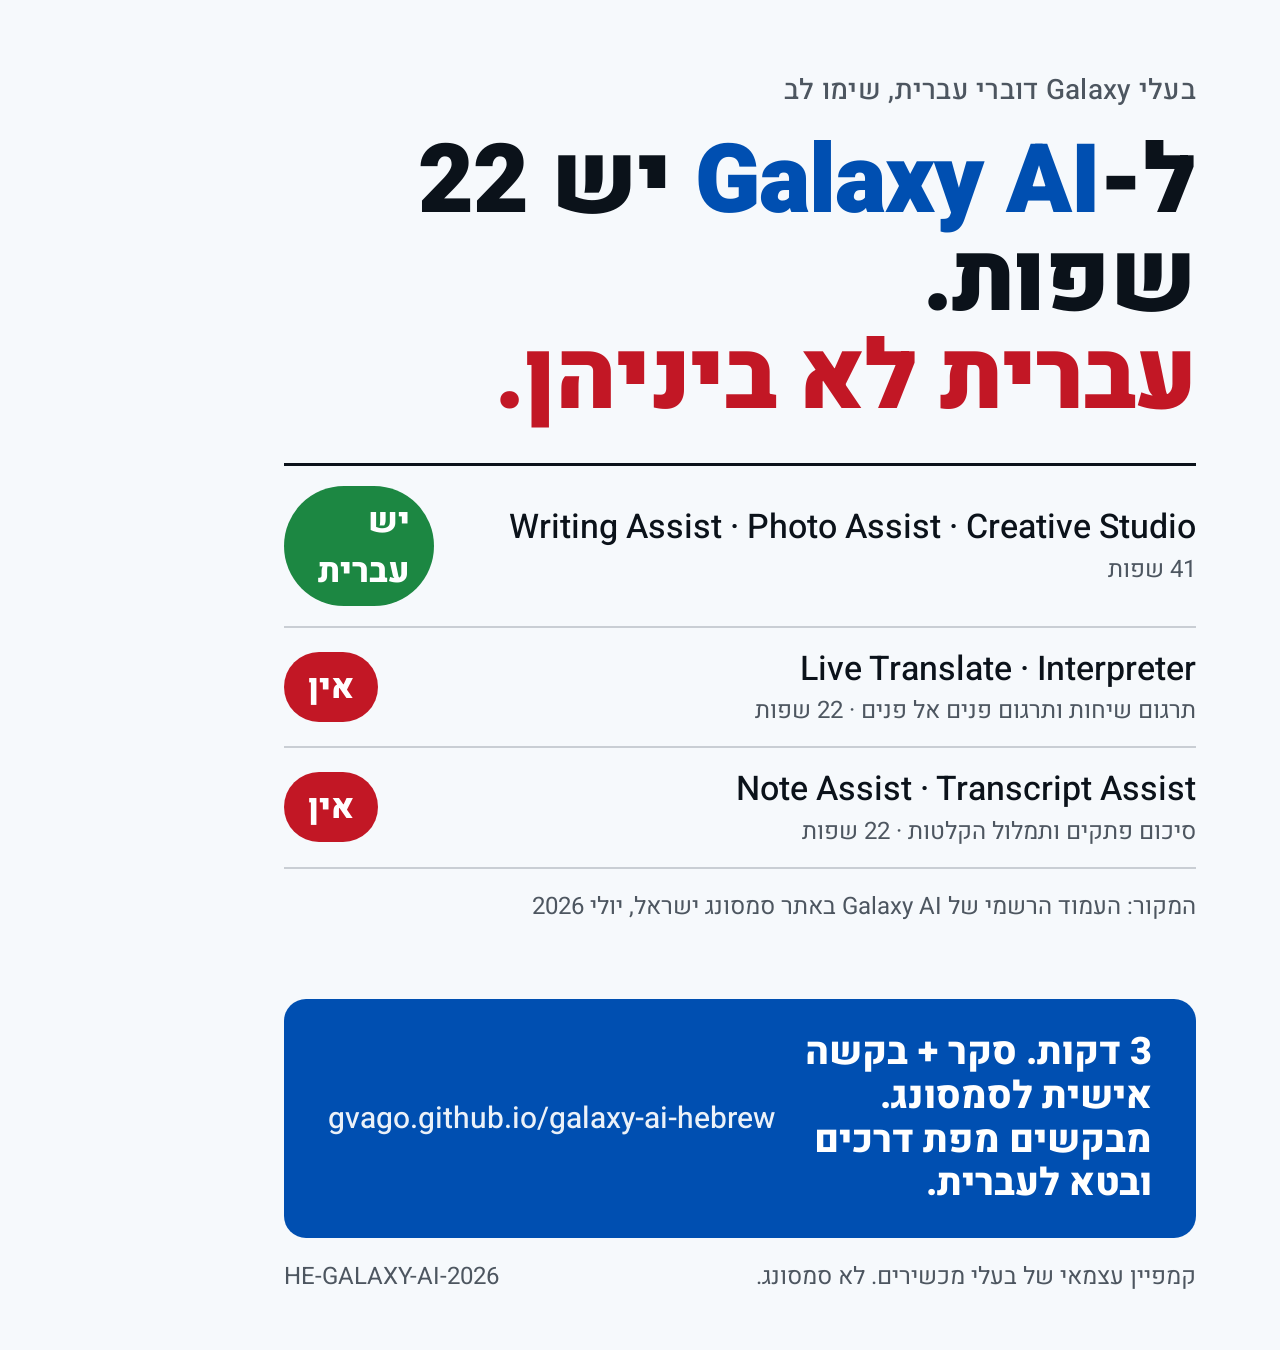
<file: docs/social/card.html>
<!doctype html>
<html lang="he" dir="rtl">
<head>
<meta charset="utf-8">
<link href="https://fonts.googleapis.com/css2?family=Heebo:wght@400;500;800;900&display=swap" rel="stylesheet">
<style>
/* Hallmark · component: social card · genre: modern-minimal · theme: custom (Samsung-blue anchor)
 * pre-emit critique: P4 H5 E4 S5 R4 V4 */
:root{--paper:oklch(98% 0.005 250);--ink:oklch(18% 0.02 250);--muted:oklch(45% 0.02 250);--blue:oklch(45% 0.17 258);--blue-deep:oklch(30% 0.12 258);--no:oklch(52% 0.2 25);--yes:oklch(55% 0.14 150);--rule:oklch(85% 0.01 250);--font:Heebo,"Arial Hebrew",Arial,sans-serif}
*{box-sizing:border-box;margin:0}
html,body{width:1080px;height:1350px;overflow:hidden;background:var(--paper);font-family:var(--font);color:var(--ink)}
.card{position:relative;width:1080px;height:1350px;padding:70px 84px 0;display:flex;flex-direction:column}
.kicker{font-size:28px;font-weight:500;color:var(--muted);letter-spacing:.01em}
h1{font-size:96px;line-height:1.02;font-weight:900;margin-top:22px;letter-spacing:-.01em}
h1 .ok{color:var(--blue)}
h1 .no{color:var(--no)}
.rows{margin-top:36px;border-top:3px solid var(--ink)}
.row{display:grid;grid-template-columns:1fr 150px;align-items:center;padding:20px 0;border-bottom:2px solid var(--rule);font-size:34px;font-weight:500}
.row .f{line-height:1.25}
.row .f small{display:block;font-size:24px;color:var(--muted);font-weight:400;margin-top:6px}
.badge{justify-self:end;font-size:34px;font-weight:800;padding:10px 24px;border-radius:999px;color:#fff}
.badge.yes{background:var(--yes)}
.badge.no{background:var(--no)}
.src{margin-top:20px;font-size:24px;color:var(--muted)}
.ltr{direction:ltr;unicode-bidi:isolate;display:inline-block}
.cta{position:absolute;left:84px;right:84px;bottom:112px;display:flex;align-items:center;justify-content:space-between;gap:30px;background:var(--blue);color:#fff;border-radius:22px;padding:32px 44px}
.cta .t{font-size:38px;font-weight:800;line-height:1.15}
.cta .u{font-size:30px;font-weight:500;opacity:.92;direction:ltr;unicode-bidi:isolate;white-space:nowrap}
.foot{position:absolute;left:84px;right:84px;bottom:56px;font-size:24px;color:var(--muted);display:flex;justify-content:space-between}
/* variant B: dark */
[data-v="b"]{--paper:oklch(16% 0.03 258);--ink:oklch(97% 0.005 250);--muted:oklch(72% 0.02 250);--rule:oklch(30% 0.03 258);--blue:oklch(70% 0.14 240);--no:oklch(68% 0.19 25);--yes:oklch(72% 0.15 150)}
[data-v="b"] .cta{background:oklch(97% 0.005 250);color:oklch(18% 0.02 250)}
[data-v="b"] .rows{border-top-color:var(--ink)}
</style>
</head>
<body data-v="a">
<div class="card">
  <div class="kicker">בעלי Galaxy דוברי עברית, שימו לב</div>
  <h1>ל-<span class="ok ltr">Galaxy AI</span> יש 22 שפות.<br><span class="no">עברית לא ביניהן.</span></h1>

  <div class="rows">
    <div class="row"><div class="f">Writing Assist · Photo Assist · Creative Studio<small>41 שפות</small></div><span class="badge yes">יש עברית</span></div>
    <div class="row"><div class="f">Live Translate · Interpreter<small>תרגום שיחות ותרגום פנים אל פנים · 22 שפות</small></div><span class="badge no">אין</span></div>
    <div class="row"><div class="f">Note Assist · Transcript Assist<small>סיכום פתקים ותמלול הקלטות · 22 שפות</small></div><span class="badge no">אין</span></div>
  </div>
  <div class="src">המקור: העמוד הרשמי של Galaxy AI באתר סמסונג ישראל, יולי 2026</div>

  <div class="cta">
    <div class="t">3 דקות. סקר + בקשה אישית לסמסונג.<br>מבקשים מפת דרכים ובטא לעברית.</div>
    <div class="u">gvago.github.io/galaxy-ai-hebrew</div>
  </div>
  <div class="foot"><span>קמפיין עצמאי של בעלי מכשירים. לא סמסונג.</span><span class="ltr">HE-GALAXY-AI-2026</span></div>
</div>
</body>
</html>
</file>
<file: docs/style.css>
:root{--ink:#1a1a1a;--muted:#555;--bg:#fff;--card:#f6f6f8;--line:#ddd;--accent:#0b5cad;--warn:#8a5a00;--warnbg:#fff7e0}
*{box-sizing:border-box}
html{font-size:18px}
body{margin:0;font-family:Heebo,Assistant,-apple-system,Segoe UI,Arial,sans-serif;color:var(--ink);background:var(--bg);line-height:1.6}
header,main,footer{max-width:820px;margin:0 auto;padding:0 20px}
header{padding-top:28px}
.lang{font-size:.9rem}
.lang a{color:var(--accent)}
h1{font-size:2rem;line-height:1.2;margin:.4em 0 .2em;overflow-wrap:anywhere}
h2{font-size:1.4rem;margin:2em 0 .4em;padding-top:.6em;border-top:1px solid var(--line)}
h3{font-size:1.1rem;margin:1.4em 0 .3em}
p,li{max-width:70ch}
.lead{font-size:1.15rem}
.cta{display:inline-block;background:var(--accent);color:#fff;text-decoration:none;font-weight:700;padding:14px 22px;border-radius:8px;margin:.6em 0}
.cta:focus,.cta:hover{outline:3px solid #7fb3ff;outline-offset:2px}
.card{background:var(--card);border:1px solid var(--line);border-radius:10px;padding:16px 20px;margin:1em 0}
.note{background:var(--warnbg);border:1px solid #e8c56a;color:var(--warn);border-radius:8px;padding:10px 14px;font-size:.95rem}
.ltr{direction:ltr;unicode-bidi:isolate;display:inline-block;text-align:left}
pre{direction:ltr;text-align:left;background:var(--card);border:1px solid var(--line);border-radius:8px;padding:12px;overflow-x:auto;font-size:.95rem}
table{border-collapse:collapse;width:100%;font-size:.95rem;table-layout:fixed}
td:first-child,th:first-child{width:55%}
td,th{overflow-wrap:anywhere}
th,td{border:1px solid var(--line);padding:8px 10px;vertical-align:top;text-align:start}
th{background:var(--card)}
small,.small{font-size:.9rem;color:var(--muted)}
footer{margin:3em auto 2em;padding-top:1em;border-top:1px solid var(--line);font-size:.9rem;color:var(--muted)}
ol li,ul li{margin:.3em 0}
@media (max-width:640px){html{font-size:17px}h1{font-size:1.6rem}h2{font-size:1.25rem}.cta{display:block;text-align:center}table{font-size:.85rem}th,td{padding:6px}}
</file>
